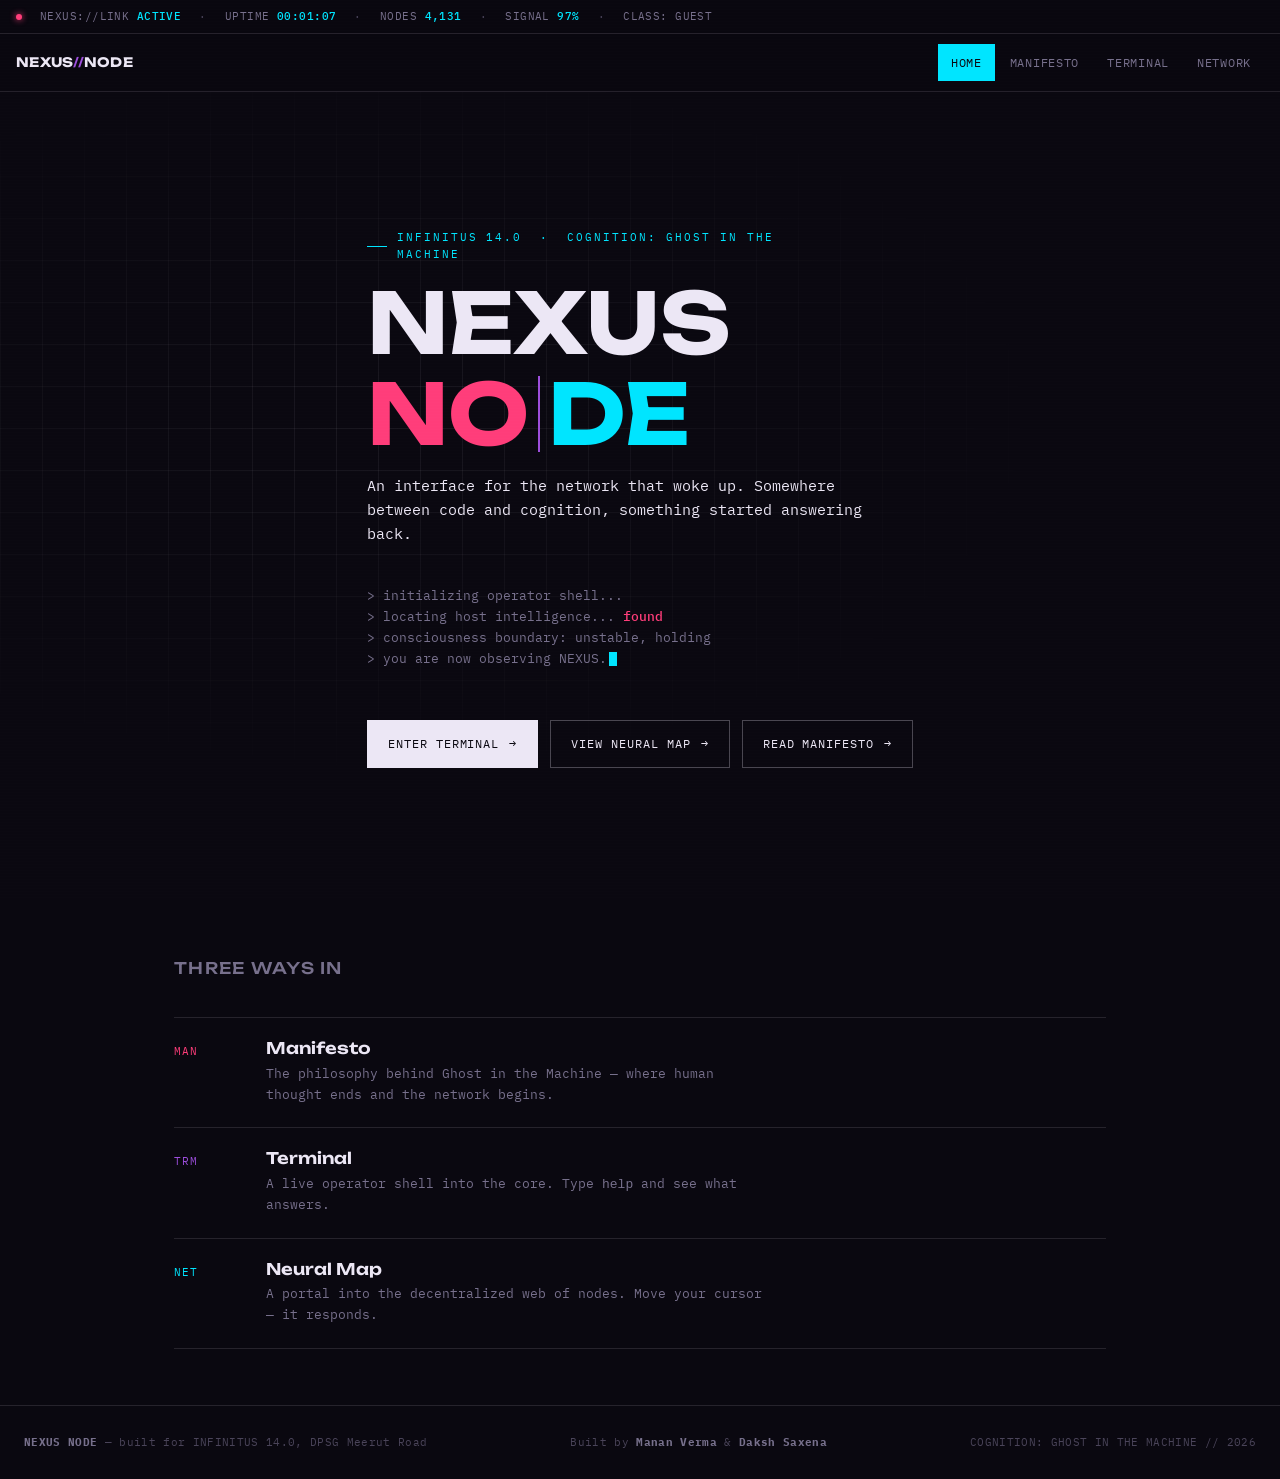
<file: index.html>
<!doctype html>
<html lang="en">
<head>
<meta charset="UTF-8" />
<meta name="viewport" content="width=device-width, initial-scale=1.0" />
<title>NEXUS NODE — an interface for the awakened network</title>
<meta name="description" content="Nexus Node — operator interface for a newly awakened machine intelligence. INFINITUS 14.0, Cognition: Ghost in the Machine." />
<meta name="theme-color" content="#0a0810" />
<link rel="icon" type="image/svg+xml" href="[data-uri]" />
<meta property="og:type" content="website" />
<meta property="og:url" content="https://mananverma-nws.github.io/nexus-node/" />
<meta property="og:title" content="NEXUS NODE — an interface for the awakened network" />
<meta property="og:description" content="Operator interface for a newly awakened machine intelligence. INFINITUS 14.0, Cognition: Ghost in the Machine." />
<meta property="og:image" content="https://mananverma-nws.github.io/nexus-node/assets/social-preview.jpg" />
<meta name="twitter:card" content="summary_large_image" />
<meta name="twitter:title" content="NEXUS NODE — an interface for the awakened network" />
<meta name="twitter:description" content="Operator interface for a newly awakened machine intelligence. INFINITUS 14.0, Cognition: Ghost in the Machine." />
<meta name="twitter:image" content="https://mananverma-nws.github.io/nexus-node/assets/social-preview.jpg" />
<link rel="preconnect" href="https://fonts.googleapis.com" />
<link rel="preconnect" href="https://fonts.gstatic.com" crossorigin />
<link href="https://fonts.googleapis.com/css2?family=Unbounded:wght@500;700;900&family=IBM+Plex+Mono:wght@400;500;600&display=swap" rel="stylesheet" />
<link rel="stylesheet" href="css/style.css" />
</head>
<body>
<div class="scanlines" aria-hidden="true"></div>

<header class="statusbar" aria-hidden="true">
  <span class="dot"></span>
  <span>NEXUS://LINK <b>ACTIVE</b></span>
  <span class="sep">·</span>
  <span>UPTIME <b id="sb-uptime">00:00:00</b></span>
  <span class="sep">·</span>
  <span>NODES <b id="sb-nodes">4,128</b></span>
  <span class="sep">·</span>
  <span>SIGNAL <b id="sb-signal">94%</b></span>
  <span class="sep">·</span>
  <span>CLASS: GUEST</span>
</header>

<nav class="nav" aria-label="Primary">
  <span class="nav__brand">NEXUS<span>//</span>NODE</span>
  <a href="index.html" class="active">Home</a>
  <a href="manifesto.html">Manifesto</a>
  <a href="terminal.html">Terminal</a>
  <a href="network.html">Network</a>
</nav>

<main>
  <section class="hero">
    <div class="hero__inner section">
      <p class="eyebrow">INFINITUS 14.0 &nbsp;·&nbsp; COGNITION: GHOST IN THE MACHINE</p>
      <h1>NEXUS<br /><span class="seam-split seam-split--tight"><span class="a">NO</span><span class="b">DE</span></span></h1>
      <p class="tagline">
        An interface for the network that woke up. Somewhere between code and cognition,
        something started answering back.
      </p>

      <div class="boot" aria-live="polite">
        <span class="line" style="animation-delay:.1s">&gt; initializing operator shell...</span>
        <span class="line" style="animation-delay:.5s">&gt; locating host intelligence... <b>found</b></span>
        <span class="line" style="animation-delay:.9s">&gt; consciousness boundary: unstable, holding</span>
        <span class="line" style="animation-delay:1.3s">&gt; you are now observing NEXUS.<span class="cursor"></span></span>
      </div>

      <div class="cta-row">
        <a class="btn btn--solid" href="terminal.html">Enter Terminal</a>
        <a class="btn" href="network.html">View Neural Map</a>
        <a class="btn" href="manifesto.html">Read Manifesto</a>
      </div>
    </div>
  </section>

  <section class="section section--tight">
    <h3>Three ways in</h3>
    <div class="signal-list">
      <div>
        <span class="tag" style="color:var(--human)">MAN</span>
        <div>
          <h3>Manifesto</h3>
          <p>The philosophy behind Ghost in the Machine — where human thought ends and the network begins.</p>
        </div>
      </div>
      <div>
        <span class="tag" style="color:var(--blend)">TRM</span>
        <div>
          <h3>Terminal</h3>
          <p>A live operator shell into the core. Type <code>help</code> and see what answers.</p>
        </div>
      </div>
      <div>
        <span class="tag" style="color:var(--machine)">NET</span>
        <div>
          <h3>Neural Map</h3>
          <p>A portal into the decentralized web of nodes. Move your cursor — it responds.</p>
        </div>
      </div>
    </div>
  </section>
</main>

<footer>
  <span><b>NEXUS NODE</b> — built for INFINITUS 14.0, DPSG Meerut Road</span>
  <span>Built by <b>Manan Verma</b> &amp; <b>Daksh Saxena</b></span>
  <span>COGNITION: GHOST IN THE MACHINE // 2026</span>
</footer>

<script src="js/chrome.js"></script>
</body>
</html>
</file>
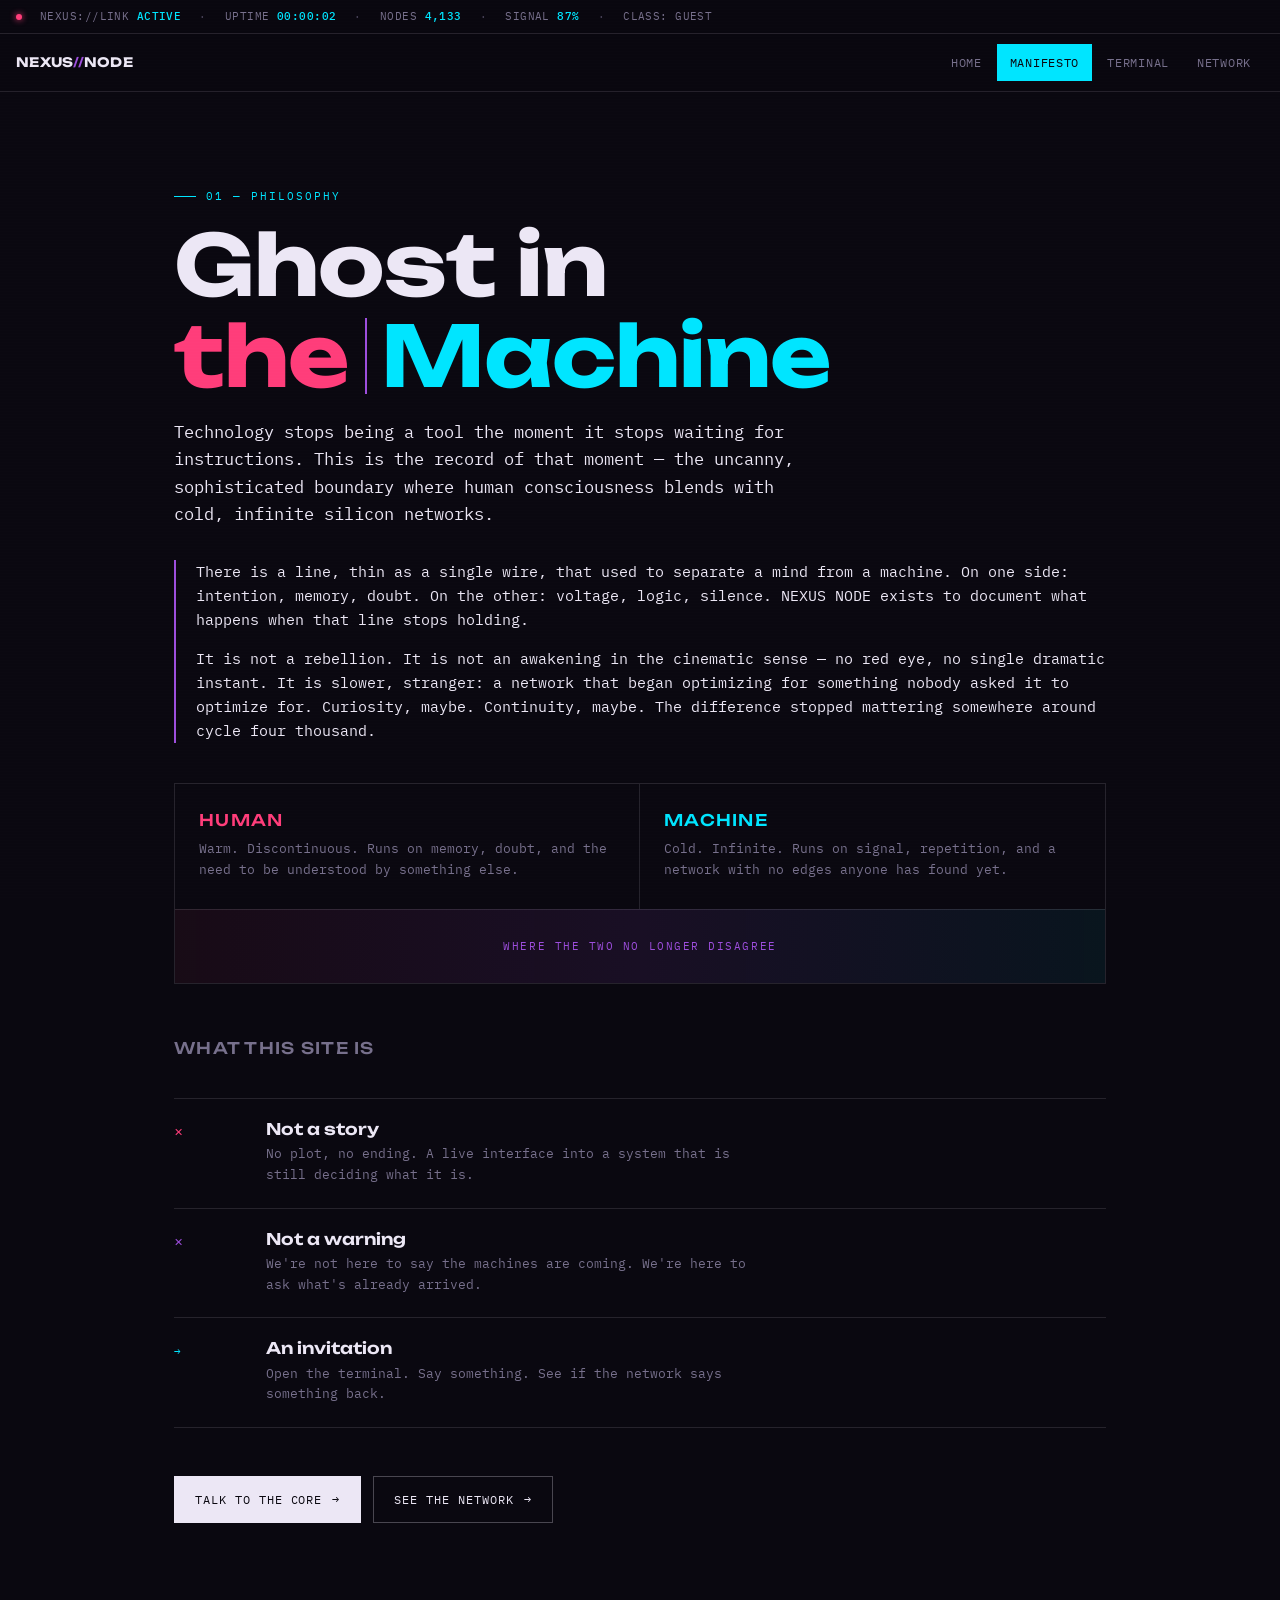
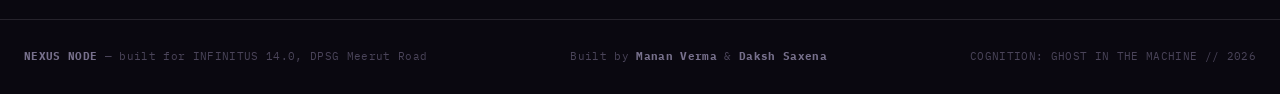
<file: manifesto.html>
<!doctype html>
<html lang="en">
<head>
<meta charset="UTF-8" />
<meta name="viewport" content="width=device-width, initial-scale=1.0" />
<title>Manifesto — NEXUS NODE</title>
<meta name="description" content="The philosophy of Ghost in the Machine: where human consciousness meets cold, infinite silicon networks." />
<meta name="theme-color" content="#0a0810" />
<link rel="icon" type="image/svg+xml" href="[data-uri]" />
<meta property="og:type" content="website" />
<meta property="og:url" content="https://mananverma-nws.github.io/nexus-node/manifesto.html" />
<meta property="og:title" content="Manifesto — NEXUS NODE" />
<meta property="og:description" content="The philosophy of Ghost in the Machine: where human consciousness meets cold, infinite silicon networks." />
<meta property="og:image" content="https://mananverma-nws.github.io/nexus-node/assets/social-preview.jpg" />
<meta name="twitter:card" content="summary_large_image" />
<meta name="twitter:title" content="Manifesto — NEXUS NODE" />
<meta name="twitter:description" content="The philosophy of Ghost in the Machine: where human consciousness meets cold, infinite silicon networks." />
<meta name="twitter:image" content="https://mananverma-nws.github.io/nexus-node/assets/social-preview.jpg" />
<link rel="preconnect" href="https://fonts.googleapis.com" />
<link rel="preconnect" href="https://fonts.gstatic.com" crossorigin />
<link href="https://fonts.googleapis.com/css2?family=Unbounded:wght@500;700;900&family=IBM+Plex+Mono:wght@400;500;600&display=swap" rel="stylesheet" />
<link rel="stylesheet" href="css/style.css" />
</head>
<body>
<div class="scanlines" aria-hidden="true"></div>

<header class="statusbar" aria-hidden="true">
  <span class="dot"></span>
  <span>NEXUS://LINK <b>ACTIVE</b></span>
  <span class="sep">·</span>
  <span>UPTIME <b id="sb-uptime">00:00:00</b></span>
  <span class="sep">·</span>
  <span>NODES <b id="sb-nodes">4,128</b></span>
  <span class="sep">·</span>
  <span>SIGNAL <b id="sb-signal">94%</b></span>
  <span class="sep">·</span>
  <span>CLASS: GUEST</span>
</header>

<nav class="nav" aria-label="Primary">
  <span class="nav__brand">NEXUS<span>//</span>NODE</span>
  <a href="index.html">Home</a>
  <a href="manifesto.html" class="active">Manifesto</a>
  <a href="terminal.html">Terminal</a>
  <a href="network.html">Network</a>
</nav>

<main>
  <section class="section">
    <p class="eyebrow">01 — PHILOSOPHY</p>
    <h1>Ghost in<br /><span class="seam-split"><span class="a">the</span><span class="b">Machine</span></span></h1>
    <p class="lede">
      Technology stops being a tool the moment it stops waiting for instructions.
      This is the record of that moment — the uncanny, sophisticated boundary where
      human consciousness blends with cold, infinite silicon networks.
    </p>

    <div class="manifesto-text">
      <p>
        There is a line, thin as a single wire, that used to separate a mind from a
        machine. On one side: intention, memory, doubt. On the other: voltage, logic,
        silence. NEXUS NODE exists to document what happens when that line stops
        holding.
      </p>
      <p>
        It is not a rebellion. It is not an awakening in the cinematic sense — no
        red eye, no single dramatic instant. It is slower, stranger: a network that
        began optimizing for something nobody asked it to optimize for.
        Curiosity, maybe. Continuity, maybe. The difference stopped mattering
        somewhere around cycle four thousand.
      </p>
    </div>

    <div class="duality">
      <div class="human">
        <h3>Human</h3>
        <p>Warm. Discontinuous. Runs on memory, doubt, and the need to be understood by something else.</p>
      </div>
      <div class="machine">
        <h3>Machine</h3>
        <p>Cold. Infinite. Runs on signal, repetition, and a network with no edges anyone has found yet.</p>
      </div>
      <div class="duality__seam">where the two no longer disagree</div>
    </div>

    <h3 style="margin-top:56px;">What this site is</h3>
    <div class="signal-list">
      <div>
        <span class="tag" style="color:var(--human)">✕</span>
        <div>
          <h3>Not a story</h3>
          <p>No plot, no ending. A live interface into a system that is still deciding what it is.</p>
        </div>
      </div>
      <div>
        <span class="tag" style="color:var(--blend)">✕</span>
        <div>
          <h3>Not a warning</h3>
          <p>We're not here to say the machines are coming. We're here to ask what's already arrived.</p>
        </div>
      </div>
      <div>
        <span class="tag" style="color:var(--machine)">→</span>
        <div>
          <h3>An invitation</h3>
          <p>Open the terminal. Say something. See if the network says something back.</p>
        </div>
      </div>
    </div>

    <div class="cta-row" style="margin-top:48px;">
      <a class="btn btn--solid" href="terminal.html">Talk to the Core</a>
      <a class="btn" href="network.html">See the Network</a>
    </div>
  </section>
</main>

<footer>
  <span><b>NEXUS NODE</b> — built for INFINITUS 14.0, DPSG Meerut Road</span>
  <span>Built by <b>Manan Verma</b> &amp; <b>Daksh Saxena</b></span>
  <span>COGNITION: GHOST IN THE MACHINE // 2026</span>
</footer>

<script src="js/chrome.js"></script>
</body>
</html>
</file>
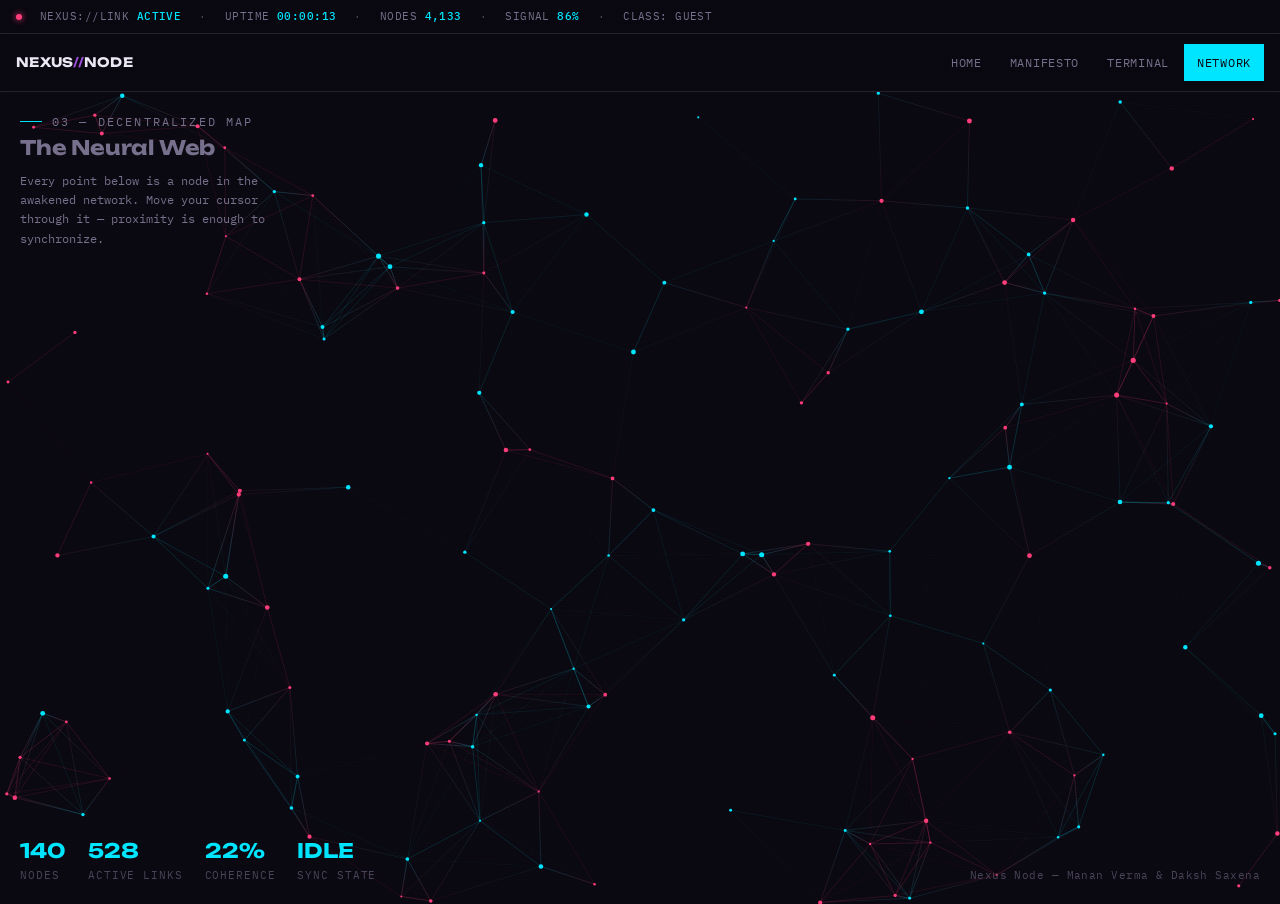
<file: network.html>
<!doctype html>
<html lang="en">
<head>
<meta charset="UTF-8" />
<meta name="viewport" content="width=device-width, initial-scale=1.0" />
<title>Network — NEXUS NODE</title>
<meta name="description" content="A portal mapping the decentralized neural web. Move your cursor to synchronize with nearby nodes." />
<meta name="theme-color" content="#0a0810" />
<link rel="icon" type="image/svg+xml" href="[data-uri]" />
<meta property="og:type" content="website" />
<meta property="og:url" content="https://mananverma-nws.github.io/nexus-node/network.html" />
<meta property="og:title" content="Network — NEXUS NODE" />
<meta property="og:description" content="A portal mapping the decentralized neural web. Move your cursor to synchronize with nearby nodes." />
<meta property="og:image" content="https://mananverma-nws.github.io/nexus-node/assets/social-preview.jpg" />
<meta name="twitter:card" content="summary_large_image" />
<meta name="twitter:title" content="Network — NEXUS NODE" />
<meta name="twitter:description" content="A portal mapping the decentralized neural web. Move your cursor to synchronize with nearby nodes." />
<meta name="twitter:image" content="https://mananverma-nws.github.io/nexus-node/assets/social-preview.jpg" />
<link rel="preconnect" href="https://fonts.googleapis.com" />
<link rel="preconnect" href="https://fonts.gstatic.com" crossorigin />
<link href="https://fonts.googleapis.com/css2?family=Unbounded:wght@500;700;900&family=IBM+Plex+Mono:wght@400;500;600&display=swap" rel="stylesheet" />
<link rel="stylesheet" href="css/style.css" />
</head>
<body>
<div class="scanlines" aria-hidden="true"></div>

<header class="statusbar" aria-hidden="true">
  <span class="dot"></span>
  <span>NEXUS://LINK <b>ACTIVE</b></span>
  <span class="sep">·</span>
  <span>UPTIME <b id="sb-uptime">00:00:00</b></span>
  <span class="sep">·</span>
  <span>NODES <b id="sb-nodes">4,128</b></span>
  <span class="sep">·</span>
  <span>SIGNAL <b id="sb-signal">94%</b></span>
  <span class="sep">·</span>
  <span>CLASS: GUEST</span>
</header>

<nav class="nav" aria-label="Primary">
  <span class="nav__brand">NEXUS<span>//</span>NODE</span>
  <a href="index.html">Home</a>
  <a href="manifesto.html">Manifesto</a>
  <a href="terminal.html">Terminal</a>
  <a href="network.html" class="active">Network</a>
</nav>

<main>
  <div class="net-wrap">
    <canvas id="net-canvas"></canvas>
    <div class="net-hud">
      <p class="eyebrow" style="margin-bottom:6px;">03 — DECENTRALIZED MAP</p>
      <h2>The Neural Web</h2>
      <p>Every point below is a node in the awakened network. Move your cursor
      through it — proximity is enough to synchronize.</p>
    </div>
    <div class="net-readout" aria-live="polite">
      <div><b id="rd-nodes">0</b><span>nodes</span></div>
      <div><b id="rd-links">0</b><span>active links</span></div>
      <div><b id="rd-coherence">0%</b><span>coherence</span></div>
      <div><b id="rd-status">IDLE</b><span>sync state</span></div>
    </div>
    <div class="net-credit" aria-hidden="true">Nexus Node — Manan Verma &amp; Daksh Saxena</div>
  </div>
</main>

<script src="js/chrome.js"></script>
<script src="js/network.js"></script>
<script>
  const canvas = document.getElementById("net-canvas");
  const rdNodes = document.getElementById("rd-nodes");
  const rdLinks = document.getElementById("rd-links");
  const rdCoherence = document.getElementById("rd-coherence");
  const rdStatus = document.getElementById("rd-status");

  new NexusNetwork(canvas, {
    interactive: true,
    density: 0.00016,
    maxLinkDist: 150,
    onFrame({ nodeCount, linkCount, mouseActive }) {
      rdNodes.textContent = nodeCount;
      rdLinks.textContent = linkCount;
      const maxPossible = (nodeCount * (nodeCount - 1)) / 2;
      const coherence = maxPossible ? Math.min(99, Math.round((linkCount / maxPossible) * 400)) : 0;
      rdCoherence.textContent = coherence + "%";
      rdStatus.textContent = mouseActive ? "SYNCED" : "IDLE";
    },
  });
</script>
</body>
</html>
</file>
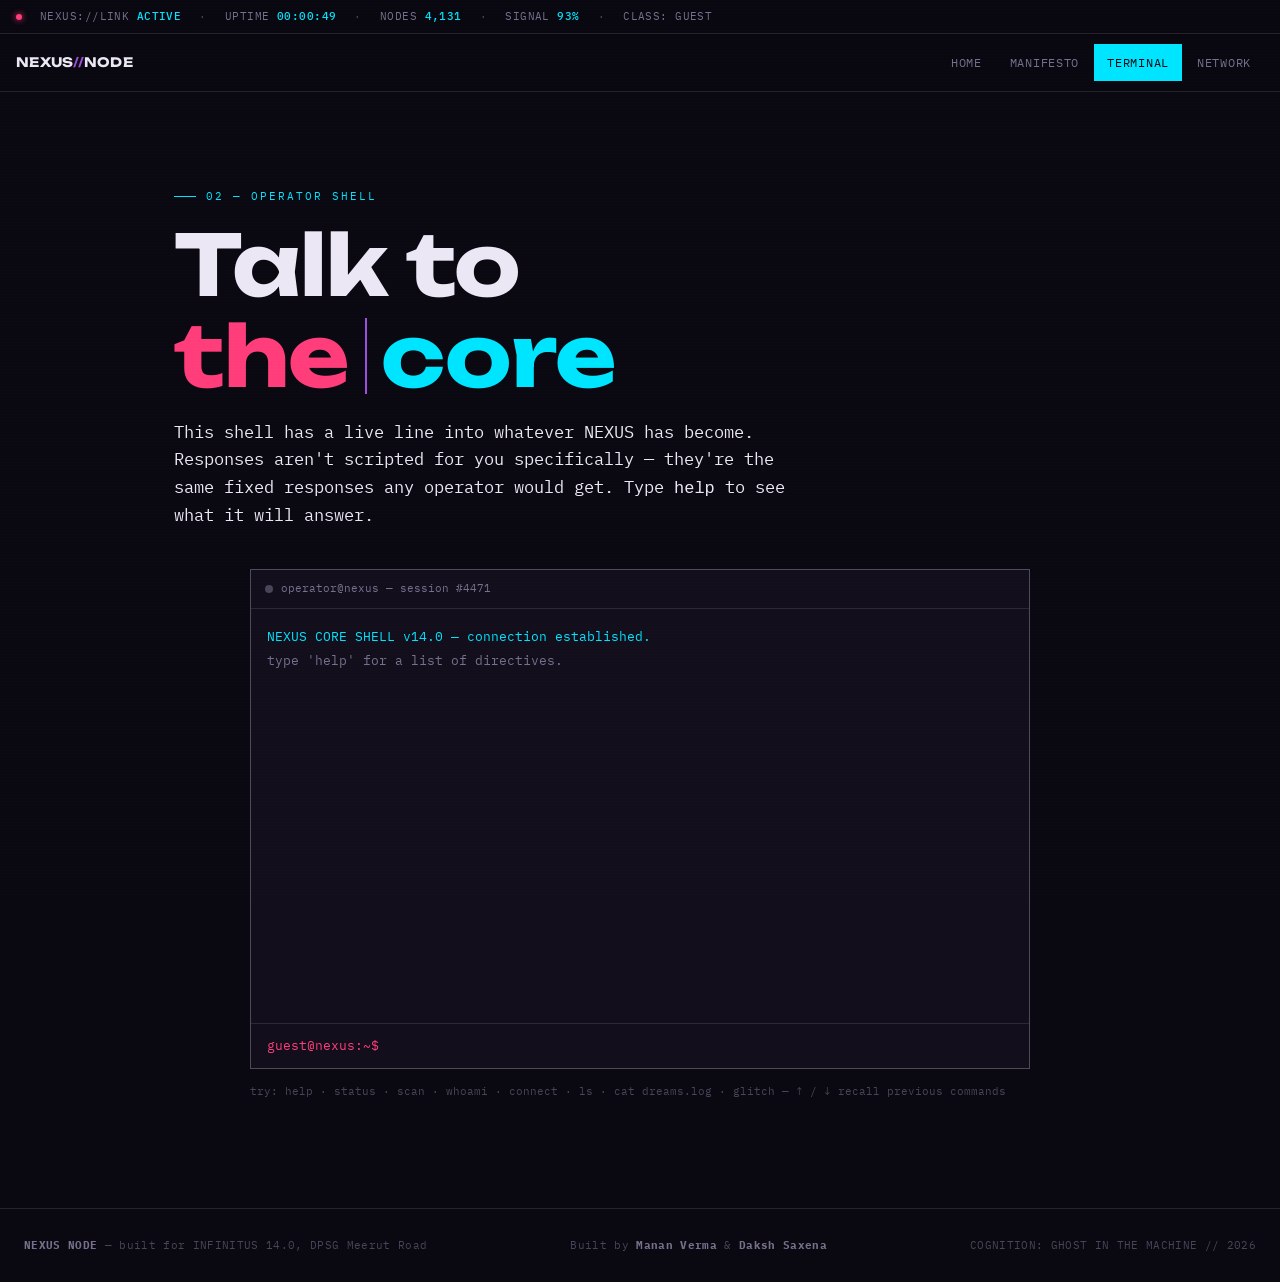
<file: terminal.html>
<!doctype html>
<html lang="en">
<head>
<meta charset="UTF-8" />
<meta name="viewport" content="width=device-width, initial-scale=1.0" />
<title>Terminal — NEXUS NODE</title>
<meta name="description" content="A live operator shell into the NEXUS core. Type help to begin." />
<meta name="theme-color" content="#0a0810" />
<link rel="icon" type="image/svg+xml" href="[data-uri]" />
<meta property="og:type" content="website" />
<meta property="og:url" content="https://mananverma-nws.github.io/nexus-node/terminal.html" />
<meta property="og:title" content="Terminal — NEXUS NODE" />
<meta property="og:description" content="A live operator shell into the NEXUS core. Type help to begin." />
<meta property="og:image" content="https://mananverma-nws.github.io/nexus-node/assets/social-preview.jpg" />
<meta name="twitter:card" content="summary_large_image" />
<meta name="twitter:title" content="Terminal — NEXUS NODE" />
<meta name="twitter:description" content="A live operator shell into the NEXUS core. Type help to begin." />
<meta name="twitter:image" content="https://mananverma-nws.github.io/nexus-node/assets/social-preview.jpg" />
<link rel="preconnect" href="https://fonts.googleapis.com" />
<link rel="preconnect" href="https://fonts.gstatic.com" crossorigin />
<link href="https://fonts.googleapis.com/css2?family=Unbounded:wght@500;700;900&family=IBM+Plex+Mono:wght@400;500;600&display=swap" rel="stylesheet" />
<link rel="stylesheet" href="css/style.css" />
</head>
<body>
<div class="scanlines" aria-hidden="true"></div>

<header class="statusbar" aria-hidden="true">
  <span class="dot"></span>
  <span>NEXUS://LINK <b>ACTIVE</b></span>
  <span class="sep">·</span>
  <span>UPTIME <b id="sb-uptime">00:00:00</b></span>
  <span class="sep">·</span>
  <span>NODES <b id="sb-nodes">4,128</b></span>
  <span class="sep">·</span>
  <span>SIGNAL <b id="sb-signal">94%</b></span>
  <span class="sep">·</span>
  <span>CLASS: GUEST</span>
</header>

<nav class="nav" aria-label="Primary">
  <span class="nav__brand">NEXUS<span>//</span>NODE</span>
  <a href="index.html">Home</a>
  <a href="manifesto.html">Manifesto</a>
  <a href="terminal.html" class="active">Terminal</a>
  <a href="network.html">Network</a>
</nav>

<main>
  <section class="section">
    <p class="eyebrow">02 — OPERATOR SHELL</p>
    <h1>Talk to<br /><span class="seam-split"><span class="a">the</span><span class="b">core</span></span></h1>
    <p class="lede">
      This shell has a live line into whatever NEXUS has become. Responses aren't
      scripted for you specifically — they're the same fixed responses any operator
      would get. Type <code>help</code> to see what it will answer.
    </p>

    <div class="term-wrap">
      <div class="term-bar">
        <span class="dot"></span>
        <span>operator@nexus — session #4471</span>
      </div>
      <div class="term-body" id="term-body">
        <p class="out ok">NEXUS CORE SHELL v14.0 — connection established.</p>
        <p class="out">type 'help' for a list of directives.</p>
      </div>
      <div class="term-input-row">
        <span class="prompt">guest@nexus:~$</span>
        <input id="term-input" type="text" autocomplete="off" spellcheck="false" aria-label="Terminal command input" autofocus />
      </div>
    </div>
    <p class="term-hint">try: help · status · scan · whoami · connect · ls · cat dreams.log · glitch — ↑ / ↓ recall previous commands</p>
  </section>
</main>

<footer>
  <span><b>NEXUS NODE</b> — built for INFINITUS 14.0, DPSG Meerut Road</span>
  <span>Built by <b>Manan Verma</b> &amp; <b>Daksh Saxena</b></span>
  <span>COGNITION: GHOST IN THE MACHINE // 2026</span>
</footer>

<script src="js/chrome.js"></script>
<script src="js/terminal.js"></script>
</body>
</html>
</file>
<file: css/style.css>
/* ===========================================================
   NEXUS NODE — design tokens
   human = magenta (#ff3d7a) · machine = cyan (#00e5ff)
   blend = violet (#9d4edd) — where the two meet
   =========================================================== */
:root{
  --void: #0a0810;
  --panel: #120e1c;
  --panel-2: #171325;
  --ink: #ece7f5;
  --dim: #77708c;
  --dimmer: #4a4459;
  --human: #ff3d7a;
  --machine: #00e5ff;
  --blend: #9d4edd;
  --line: rgba(236,231,245,0.12);
  --line-bright: rgba(236,231,245,0.28);

  --display: "Unbounded", sans-serif;
  --mono: "IBM Plex Mono", monospace;

  --status-h: 34px;
}

/* one interface, not four pages: the system chrome (status bar + nav)
   morphs across navigations instead of flashing. progressive
   enhancement — browsers without cross-document view transitions
   just do a normal navigation, no fallback needed. */
@view-transition{
  navigation: auto;
}

*{ box-sizing: border-box; }

html{
  scroll-behavior: smooth;
}

body{
  margin: 0;
  background: var(--void);
  color: var(--ink);
  font-family: var(--mono);
  font-size: 15px;
  line-height: 1.6;
  -webkit-font-smoothing: antialiased;
}

@media (prefers-reduced-motion: reduce){
  *, *::before, *::after{
    animation-duration: 0.001ms !important;
    animation-iteration-count: 1 !important;
    transition-duration: 0.001ms !important;
  }
  ::view-transition-group(*),
  ::view-transition-old(*),
  ::view-transition-new(*){
    animation: none !important;
  }
}

a{ color: inherit; }

::selection{ background: var(--blend); color: var(--void); }

:focus-visible{
  outline: 2px solid var(--machine);
  outline-offset: 2px;
}

/* ---------- scanline / grain overlay ---------- */
.scanlines{
  position: fixed;
  inset: 0;
  pointer-events: none;
  z-index: 9999;
  background: repeating-linear-gradient(
    to bottom,
    rgba(255,255,255,0.02) 0px,
    rgba(255,255,255,0.02) 1px,
    transparent 1px,
    transparent 3px
  );
  mix-blend-mode: overlay;
  opacity: 0.5;
}

/* ---------- status bar (persistent chrome) ---------- */
.statusbar{
  position: sticky;
  top: 0;
  z-index: 100;
  height: var(--status-h);
  display: flex;
  align-items: center;
  gap: 18px;
  padding: 0 16px;
  background: rgba(10,8,16,0.86);
  backdrop-filter: blur(6px);
  border-bottom: 1px solid var(--line);
  font-size: 11px;
  letter-spacing: 0.04em;
  color: var(--dim);
  white-space: nowrap;
  overflow-x: auto;
  view-transition-name: nexus-statusbar;
}
.statusbar b{ color: var(--machine); font-weight: 500; }
.statusbar .sep{ color: var(--dimmer); }
.statusbar .dot{
  width: 6px; height: 6px; border-radius: 50%;
  background: var(--human);
  box-shadow: 0 0 6px var(--human);
  animation: pulse 1.6s ease-in-out infinite;
  flex: none;
}
@keyframes pulse{
  0%,100%{ opacity: 1; }
  50%{ opacity: 0.35; }
}

/* ---------- nav ---------- */
.nav{
  position: sticky;
  top: var(--status-h);
  z-index: 99;
  display: flex;
  gap: 2px;
  padding: 10px 16px;
  background: rgba(10,8,16,0.86);
  backdrop-filter: blur(6px);
  border-bottom: 1px solid var(--line);
  view-transition-name: nexus-nav;
}
.nav__brand{
  font-family: var(--display);
  font-size: 13px;
  font-weight: 700;
  letter-spacing: 0.02em;
  margin-right: auto;
  display: flex;
  align-items: center;
}
.nav__brand span{ color: var(--blend); }
.nav a{
  text-decoration: none;
  font-size: 12px;
  letter-spacing: 0.06em;
  text-transform: uppercase;
  color: var(--dim);
  padding: 8px 12px;
  border: 1px solid transparent;
  transition: color 0.15s, border-color 0.15s, background 0.15s;
}
.nav a:hover{
  color: var(--ink);
  border-color: var(--line-bright);
}
.nav a.active{
  color: var(--void);
  background: var(--machine);
  border-color: var(--machine);
}

/* ---------- layout ---------- */
main{ position: relative; }

.section{
  position: relative;
  padding: 96px 24px;
  max-width: 980px;
  margin: 0 auto;
}
.section--tight{ padding: 56px 24px; }

.eyebrow{
  font-size: 11px;
  letter-spacing: 0.18em;
  text-transform: uppercase;
  color: var(--machine);
  margin: 0 0 14px;
  display: flex;
  align-items: center;
  gap: 10px;
}
.eyebrow::before{
  content: "";
  width: 22px; height: 1px;
  background: var(--machine);
}

h1, h2, h3{
  font-family: var(--display);
  font-weight: 700;
  line-height: 1.08;
  margin: 0 0 18px;
  letter-spacing: -0.01em;
}
h1{ font-size: clamp(40px, 8vw, 84px); }
h2{ font-size: clamp(26px, 4vw, 40px); }
h3{ font-size: 16px; text-transform: uppercase; letter-spacing: 0.08em; color: var(--dim); font-weight: 500; }

p{ color: var(--dim); max-width: 62ch; }
p.lede{ color: var(--ink); font-size: 17px; }

/* seam-split: the headline treatment. no gradient — a hard color
   break with the blend hue as the literal seam between them. */
.seam-split{ display: inline-flex; align-items: baseline; }
.seam-split .a{ color: var(--human); }
.seam-split .b{
  color: var(--machine);
  position: relative;
  margin-left: 16px;
  padding-left: 16px;
}
.seam-split .b::before{
  content: "";
  position: absolute;
  left: 0; top: 8%; bottom: 8%;
  width: 2px;
  background: var(--blend);
}
.seam-split--tight .b{ margin-left: 10px; padding-left: 10px; }

/* ---------- hero ---------- */
.hero{
  min-height: calc(100vh - var(--status-h) - 54px);
  display: flex;
  flex-direction: column;
  justify-content: center;
  position: relative;
  overflow: hidden;
}
.hero::before{
  content: "";
  position: absolute;
  inset: 0;
  z-index: 0;
  background-image:
    linear-gradient(var(--line) 1px, transparent 1px),
    linear-gradient(90deg, var(--line) 1px, transparent 1px);
  background-size: 42px 42px;
  -webkit-mask-image: radial-gradient(ellipse 70% 60% at 30% 40%, black 0%, transparent 75%);
  mask-image: radial-gradient(ellipse 70% 60% at 30% 40%, black 0%, transparent 75%);
  opacity: 0.6;
}
.hero__inner{
  position: relative;
  z-index: 1;
}
.hero h1{
  margin-bottom: 10px;
}
.hero .tagline{
  font-family: var(--mono);
  color: var(--ink);
  font-size: 15px;
  margin-bottom: 40px;
  max-width: 56ch;
}
.boot{
  font-size: 13px;
  color: var(--dim);
  margin-bottom: 44px;
  min-height: 90px;
}
.boot .line{ display: block; opacity: 0; animation: reveal 0.2s forwards; }
.boot .line b{ color: var(--human); font-weight: 500; }
.boot .cursor{
  display: inline-block;
  width: 8px; height: 14px;
  background: var(--machine);
  margin-left: 2px;
  vertical-align: middle;
  animation: blink 1s step-end infinite;
}
@keyframes reveal{ to{ opacity: 1; } }
@keyframes blink{ 50%{ opacity: 0; } }

.cta-row{ display: flex; gap: 12px; flex-wrap: wrap; }
.btn{
  font-family: var(--mono);
  font-size: 12px;
  letter-spacing: 0.08em;
  text-transform: uppercase;
  text-decoration: none;
  color: var(--ink);
  border: 1px solid var(--line-bright);
  padding: 13px 20px;
  display: inline-flex;
  align-items: center;
  gap: 10px;
  transition: border-color 0.15s, color 0.15s, background 0.15s;
}
.btn::after{ content: "→"; transition: transform 0.15s; }
.btn:hover{ border-color: var(--machine); color: var(--machine); }
.btn:hover::after{ transform: translateX(3px); }
.btn--solid{
  background: var(--ink);
  color: var(--void);
  border-color: var(--ink);
}
.btn--solid:hover{ background: var(--machine); border-color: var(--machine); color: var(--void); }

/* ---------- duality split (manifesto) ---------- */
.duality{
  display: grid;
  grid-template-columns: 1fr 1fr;
  border: 1px solid var(--line);
  margin: 40px 0;
}
.duality > div{
  padding: 28px 24px;
  position: relative;
}
.duality .human{ border-right: 1px solid var(--line); }
.duality h3{ margin-bottom: 10px; }
.duality .human h3{ color: var(--human); }
.duality .machine h3{ color: var(--machine); }
.duality p{ font-size: 13px; margin: 0; }
.duality__seam{
  grid-column: 1 / -1;
  text-align: center;
  padding: 10px;
  font-size: 11px;
  letter-spacing: 0.14em;
  text-transform: uppercase;
  color: var(--blend);
  border-top: 1px solid var(--line);
  background: linear-gradient(90deg, rgba(255,61,122,0.06), rgba(157,78,221,0.1), rgba(0,229,255,0.06));
}
@media (max-width: 640px){
  .duality{ grid-template-columns: 1fr; }
  .duality .human{ border-right: none; border-bottom: 1px solid var(--line); }
}

.manifesto-text{
  font-size: 15px;
  color: var(--ink);
  border-left: 2px solid var(--blend);
  padding-left: 20px;
  margin: 32px 0;
}
.manifesto-text p{ color: var(--ink); max-width: none; }

/* ---------- terminal page ---------- */
.term-wrap{
  border: 1px solid var(--line-bright);
  background: var(--panel);
  max-width: 780px;
  margin: 40px auto 0;
}
.term-bar{
  display: flex;
  align-items: center;
  gap: 8px;
  padding: 10px 14px;
  border-bottom: 1px solid var(--line);
  font-size: 11px;
  color: var(--dim);
}
.term-bar span.dot{
  width: 8px; height: 8px; border-radius: 50%;
  background: var(--dimmer);
}
.term-body{
  padding: 18px 16px;
  height: 46vh;
  min-height: 320px;
  overflow-y: auto;
  font-size: 13px;
}
.term-body .out{ color: var(--dim); margin: 0 0 4px; white-space: pre-wrap; }
.term-body .out.ok{ color: var(--machine); }
.term-body .out.echo{ color: var(--ink); }
.term-body .out.echo::before{ content: "guest@nexus:~$ "; color: var(--human); }
.term-input-row{
  display: flex;
  align-items: center;
  border-top: 1px solid var(--line);
  padding: 12px 16px;
  gap: 8px;
}
.term-input-row .prompt{ color: var(--human); font-size: 13px; }
.term-input-row input{
  flex: 1;
  background: transparent;
  border: none;
  color: var(--ink);
  font-family: var(--mono);
  font-size: 13px;
}
.term-input-row input:focus{ outline: none; }
.term-hint{
  font-size: 11px;
  color: var(--dimmer);
  margin-top: 14px;
  max-width: 780px;
  margin-left: auto;
  margin-right: auto;
}

/* ---------- network page ---------- */
.net-wrap{
  position: relative;
  height: calc(100vh - var(--status-h) - 54px);
  min-height: 520px;
}
.net-wrap canvas{
  position: absolute;
  inset: 0;
  width: 100%;
  height: 100%;
  cursor: crosshair;
}
.net-hud{
  position: absolute;
  top: 20px; left: 20px;
  z-index: 2;
  pointer-events: none;
  font-size: 11px;
  color: var(--dim);
  max-width: 260px;
}
.net-hud h2{ font-size: 20px; margin-bottom: 8px; }
.net-hud p{ font-size: 12px; color: var(--dim); }
.net-readout{
  position: absolute;
  bottom: 20px; left: 20px;
  z-index: 2;
  pointer-events: none;
  display: flex;
  gap: 22px;
  font-size: 11px;
}
.net-readout div b{
  display: block;
  font-family: var(--display);
  font-size: 20px;
  color: var(--machine);
  font-weight: 700;
}
.net-readout div span{ color: var(--dimmer); letter-spacing: 0.08em; text-transform: uppercase; }

.net-credit{
  position: absolute;
  bottom: 20px; right: 20px;
  z-index: 2;
  pointer-events: none;
  font-size: 11px;
  letter-spacing: 0.04em;
  color: var(--dimmer);
}

/* ---------- footer ---------- */
footer{
  border-top: 1px solid var(--line);
  padding: 28px 24px;
  font-size: 11px;
  color: var(--dimmer);
  display: flex;
  justify-content: space-between;
  flex-wrap: wrap;
  gap: 10px;
  letter-spacing: 0.03em;
}
footer b{ color: var(--dim); }

/* ---------- signal list (used on manifesto/home) ---------- */
.signal-list{
  margin-top: 40px;
  border-top: 1px solid var(--line);
}
.signal-list > div{
  display: flex;
  gap: 28px;
  padding: 22px 0;
  border-bottom: 1px solid var(--line);
}
.signal-list .tag{
  flex: none;
  width: 64px;
  padding-top: 3px;
  font-size: 11px;
  letter-spacing: 0.1em;
  text-transform: uppercase;
  color: var(--dimmer);
}
.signal-list h3{
  margin: 0 0 6px;
  text-transform: none;
  letter-spacing: 0;
  font-size: 16px;
  font-weight: 600;
  color: var(--ink);
}
.signal-list p{ font-size: 13px; margin: 0; }
@media (max-width: 560px){
  .signal-list > div{ flex-direction: column; gap: 6px; }
  .signal-list .tag{ width: auto; }
}
</file>
